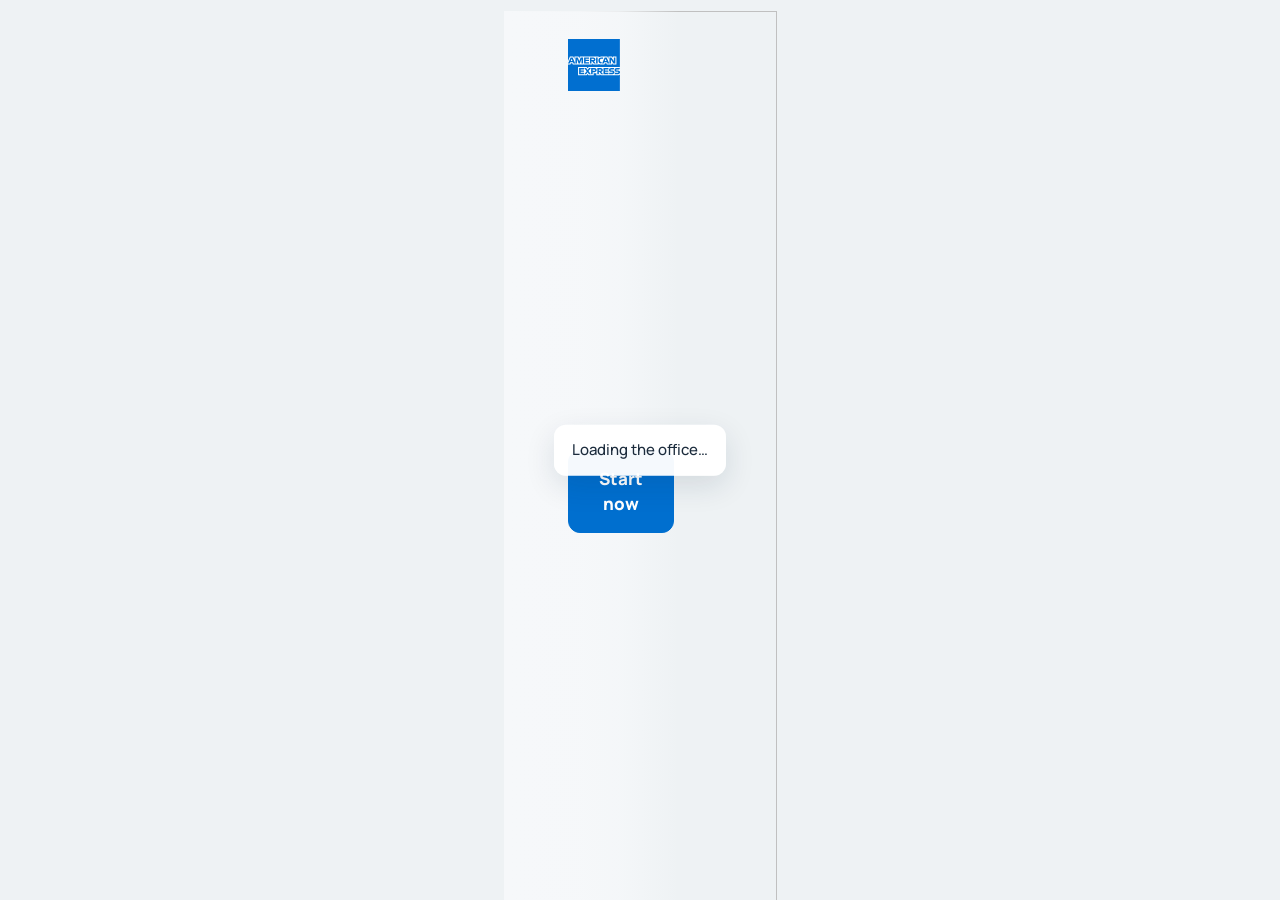
<file: index.html>
<!doctype html><html lang="en"><head><meta charset="utf-8"><meta name="robots" content="noindex,nofollow"><meta http-equiv="refresh" content="0;url=assets/alternatives/amex-enterprise/activity/index.html"><title>Push a Feature to Jira</title></head><body><a href="assets/alternatives/amex-enterprise/activity/index.html">Start now</a></body></html>
</file>
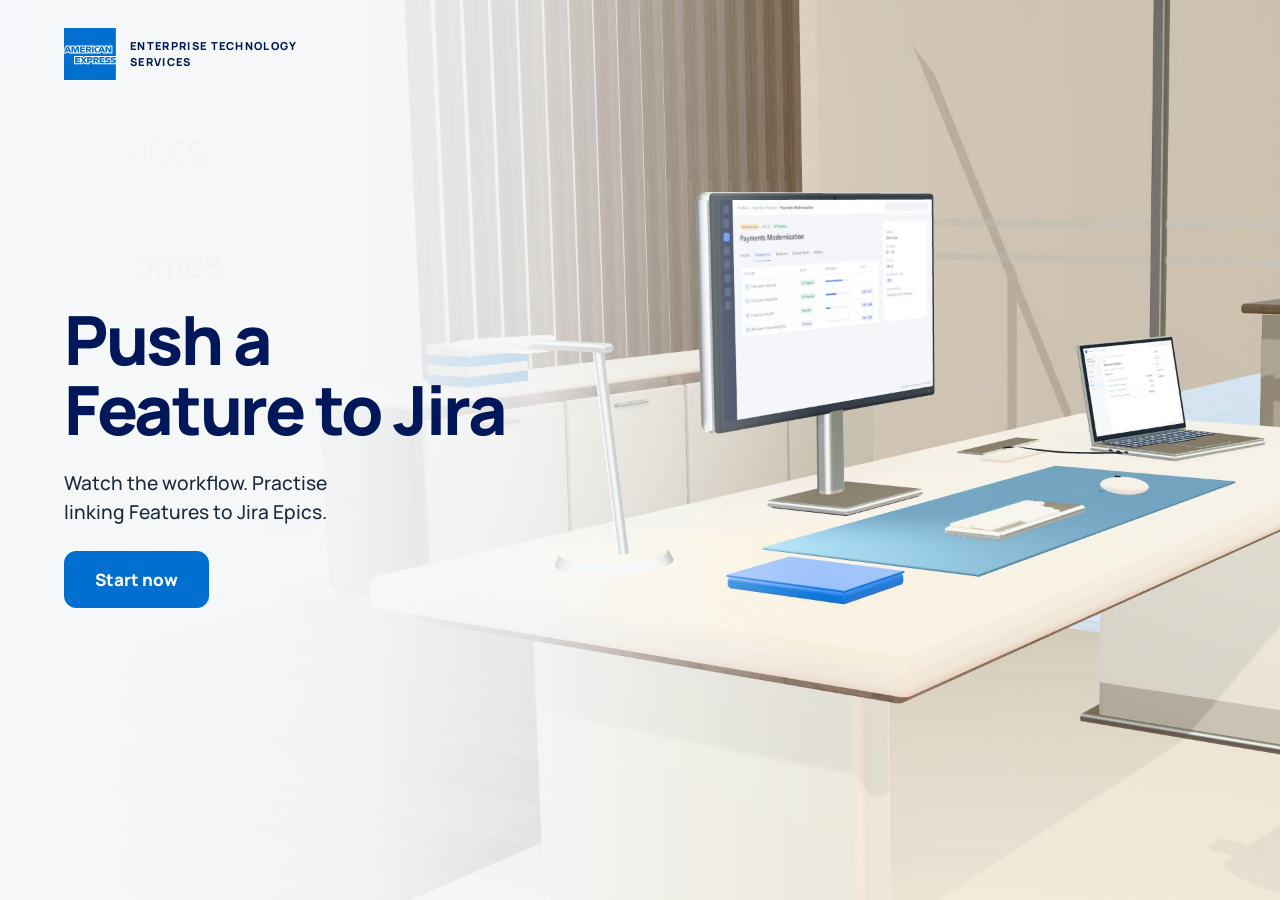
<file: assets/alternatives/amex-enterprise/activity/index.html>
<!DOCTYPE html>
<html lang="en">
<head>
<meta charset="utf-8">
<meta name="viewport" content="width=device-width, initial-scale=1, viewport-fit=cover">
<meta name="robots" content="noindex, nofollow">
<link rel="icon" href="data:,">
<title>Linking Strategic Epics · Feature-to-Jira practice</title>
<!-- The "Your turn" activity. Words: steps.js · look: activity.css · behaviour: activity.js -->
<!-- the look lives in activity.css; loaded this way so it works on any local server -->
<script>fetch('activity.css').then(r => r.text()).then(css => { const s = document.createElement('style'); s.textContent = css; document.head.append(s); });</script>
<script type="importmap">{"imports":{"three":"../../../../node_modules/three/build/three.module.js","three/addons/":"../../../../node_modules/three/examples/jsm/"}}</script>
</head>
<body>
<div id="view" aria-hidden="true"></div>

<header class="brand">
  <small>American Express · Enterprise Technology Services</small>
  <strong id="title">Your turn</strong>
</header>
<div id="status" class="status" role="status"><span id="status-text">Loading the office…</span>
  <span id="status-actions" class="row" hidden><button id="retry" class="primary">Try again</button><button id="back-to-start">Back to the start</button></span>
</div>

<!-- the half-screen panel: questions, feedback, clues -->
<aside id="panel" class="panel" aria-label="Activity">
  <div class="panel-top">
    <span id="step-label" class="step-label">Your turn</span>
    <div id="progress" class="progress" aria-hidden="true"></div>
    <button id="sheet-toggle" class="sheet-toggle" aria-expanded="true" aria-controls="panel">Show the screen</button>
  </div>

  <section id="intro" class="intro">
    <h1>Push a Feature to Jira</h1>
    <p id="intro-text"></p>
    <ul class="how">
      <li><b>Choose</b> an answer and watch it happen on the screens.</li>
      <li><b>Clue</b> gives a hint; press it again to see where to look.</li>
      <li><b>Walk me through</b> does it for you, step by step.</li>
      <li><b>Drag</b> to look around. Use Monitor and Laptop to switch screens.</li>
    </ul>
    <button id="begin" class="primary">Start</button>
  </section>

  <section class="step-body" hidden>
    <p id="round-banner" class="round-banner" hidden></p>
    <h2 id="question" class="question" tabindex="-1"></h2>
    <div id="choices" class="choices" role="group" aria-label="Answers"></div>
    <p id="clue-text" class="clue-text" hidden></p>
    <div id="feedback" class="feedback" hidden>
      <h3 id="feedback-title"></h3>
      <p id="feedback-text"></p>
      <div class="row">
        <button id="try-again" class="primary">Try again</button>
        <button id="continue" class="primary">Continue</button>
      </div>
    </div>
  </section>

  <section id="finish" class="finish" hidden>
    <h2 id="finish-title">Nicely done</h2>
    <p id="finish-text"></p>
    <p id="score" class="score"></p>
    <div class="row">
      <button id="restart" class="primary">Try it again</button>
      <button id="rewatch">Watch the walkthrough</button>
    </div>
  </section>

  <!-- the review: what has been learned -->
  <section id="review" class="review" hidden>
    <h2 id="review-title" tabindex="-1">What you learned</h2>
    <p id="review-note" hidden></p>
    <ol id="review-points" class="review-points"></ol>
    <details class="resource-list"><summary>Resources</summary>
      <div class="resource-actions">
        <button id="review-film">Full walkthrough · 3:57</button>
        <small>Draft resource — further revision needed</small>
        <button id="review-explainer">Focused explainer · 0:39</button>
        <a href="notices/ASSET-NOTICES.txt" target="_blank" rel="noopener">Asset credits</a>
      </div>
    </details>
    <div class="row">
      <button id="complete-training" class="primary">Finish training</button>
      <button id="review-again">Try the activity again</button>
    </div>
  </section>

  <div class="panel-tools step-body" hidden>
    <button id="clue" title="Clue (C)">Clue</button>
    <button id="walk">Walk me through</button>
    <button id="practice-options">Options</button>
  </div>
</aside>

<!-- what is happening while an answer plays out -->
<p id="watching" class="watching" hidden></p>

<!-- camera -->
<nav class="views" aria-label="Views">
  <button id="go-monitor" aria-pressed="true">Monitor</button>
  <button id="go-laptop" aria-pressed="false">Laptop</button>
  <button id="go-room">Room</button>
  <button id="inspect-screen">Inspect</button>
  <span class="drag-hint">Drag to look around</span>
</nav>

<!-- THE JOURNEY: film (landing) → explainer → your turn → review. The office loads behind it. -->
<section id="journey" class="journey" aria-label="Training">
  <ol id="stages" class="stages" aria-label="Training progress"></ol>
  <!-- the cover: a website-style hero (words in steps.js › JOURNEY.landing) -->
  <div id="landing" class="landing">
    <img id="hero-image" class="hero-image" alt="">
    <header class="hero-nav">
      <img src="../../../logos/amex-bluebox-official.svg" alt="American Express" class="hero-logo">
      <span id="hero-brand" class="hero-brand"></span>
    </header>
    <div class="hero-copy">
      <h1 id="landing-title"></h1>
      <p id="landing-text" class="lede"></p>
      <div class="row hero-actions">
        <button id="start-film" class="primary hero-cta">Start now</button>
      </div>
    </div>
  </div>
  <section id="practice-entry" class="practice-entry" hidden aria-labelledby="entry-title">
    <p class="eyebrow">Your turn</p>
    <h1 id="entry-title" tabindex="-1">Your turn to make the link.</h1>
    <p>Practise both choices: Push as new, then Link to Existing.</p>
    <button id="enter-practice" class="primary">Jump into practice</button>
    <details class="learning-options"><summary>See how it works first</summary>
      <div class="resource-actions">
        <button id="entry-walkthrough">Walk me through</button>
        <button id="entry-explainer">Watch the short explainer · 0:39</button>
      </div>
    </details>
    <details class="entry-resources"><summary>Resources</summary>
      <div class="resource-actions"><button id="entry-film">Full walkthrough · 3:57</button><small>Draft resource — further revision needed</small></div>
    </details>
  </section>
  <section id="completion" class="completion" hidden aria-labelledby="completion-title">
    <p class="eyebrow">Training complete</p>
    <h1 id="completion-title" tabindex="-1">Thank you.</h1>
    <p id="completion-text"></p>
    <button id="back-to-conclusion">Back to conclusion &amp; resources</button>
  </section>
  <div id="player" class="player" hidden>
    <p id="player-note" class="player-note"></p>
    <video id="journey-video" controls playsinline preload="metadata" crossorigin="anonymous"></video>
    <p id="video-error" role="alert" hidden>The video could not load. Check your connection, then retry or open it directly.</p>
    <div id="video-recovery" class="row" hidden><button id="retry-video">Retry video</button><a id="video-direct" target="_blank" rel="noopener">Open video in a new tab</a></div>
    <div class="row player-row">
      <button id="journey-skip"></button>
    </div>
  </div>
</section>

<dialog id="screen-detail" class="screen-detail" aria-labelledby="detail-title">
  <div class="detail-header"><h2 id="detail-title">Screen detail</h2><form method="dialog"><button>Close</button></form></div>
  <p>Scroll to read the demonstration screen. Your practice stays in place.</p>
  <div class="detail-scroll" tabindex="0" aria-label="Scrollable demonstration screen"><img id="detail-image" alt=""></div>
</dialog>
<div id="announce" class="sr-only" aria-live="polite"></div>
<script type="module" src="activity.js"></script>
</body>
</html>
</file>
